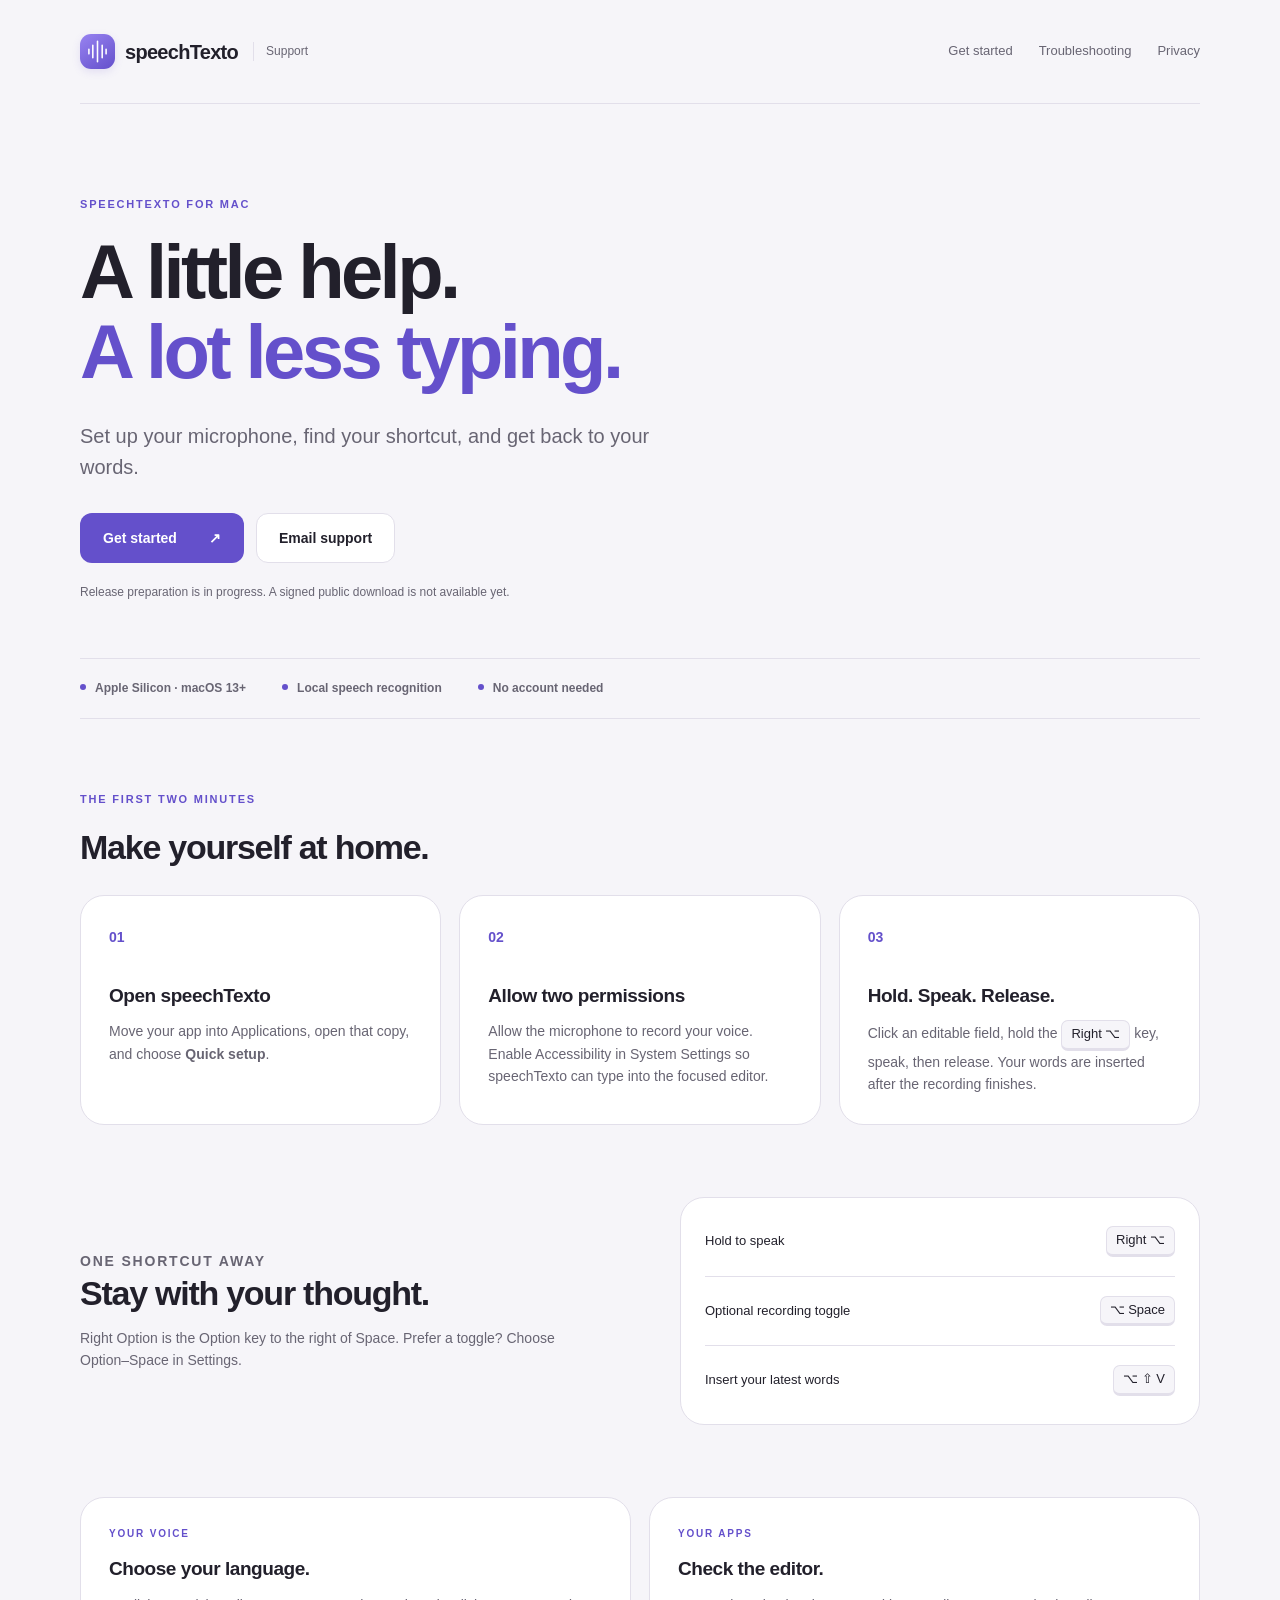
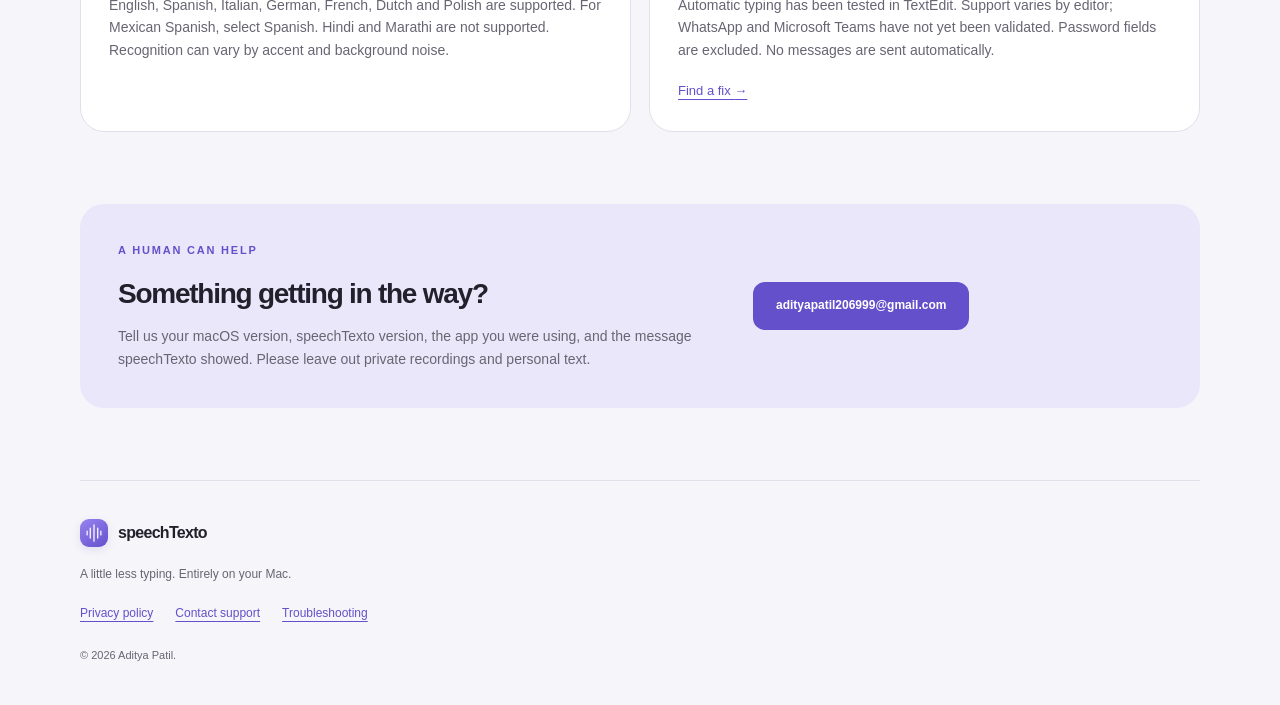
<file: index.html>
<!doctype html>
<html lang="en"><head><meta charset="utf-8"><meta name="viewport" content="width=device-width, initial-scale=1"><title>Support · speechTexto</title><meta name="description" content="Get started with speechTexto, the local dictation app for Mac. Setup, keyboard shortcuts, troubleshooting and privacy."><meta name="color-scheme" content="light dark"><meta name="referrer" content="strict-origin-when-cross-origin"><link rel="canonical" href="https://adiityaa7.github.io/speechtexto-support/"><link rel="stylesheet" href="styles.css"></head><body>
<a class="skip" href="#main">Skip to content</a><header><a class="brand" href="./"><span class="mark" aria-hidden="true"><svg viewBox="0 0 32 32"><path d="M5 13v6m5-11v16m6-21v26m6-21v16m5-11v6"/></svg></span>speechTexto <span class="support-label">Support</span></a><nav aria-label="Main navigation"><a href="./#get-started">Get started</a><a href="help.html">Troubleshooting</a><a href="privacy.html">Privacy</a></nav></header>
<main id="main">
<section class="hero"><p class="eyebrow">SPEECHTEXTO FOR MAC</p><h1>A little help.<br><span>A lot less typing.</span></h1><p class="lead">Set up your microphone, find your shortcut, and get back to your words.</p><div class="actions"><a class="button" href="#get-started">Get started <span aria-hidden="true">↗</span></a><a class="button secondary" href="mailto:adityapatil206999@gmail.com">Email support</a></div><p class="availability">Release preparation is in progress. A signed public download is not available yet.</p></section>
<div class="facts"><span>Apple Silicon · macOS 13+</span><span>Local speech recognition</span><span>No account needed</span></div>
<section id="get-started" class="section"><p class="eyebrow">THE FIRST TWO MINUTES</p><h2>Make yourself at home.</h2><div class="steps"><article><span class="number">01</span><h3>Open speechTexto</h3><p>Move your app into Applications, open that copy, and choose <strong>Quick setup</strong>.</p></article><article><span class="number">02</span><h3>Allow two permissions</h3><p>Allow the microphone to record your voice. Enable Accessibility in System Settings so speechTexto can type into the focused editor.</p></article><article><span class="number">03</span><h3>Hold. Speak. Release.</h3><p>Click an editable field, hold the <kbd>Right ⌥</kbd> key, speak, then release. Your words are inserted after the recording finishes.</p></article></div></section>
<section class="section split"><div><p class="eyebrow">ONE SHORTCUT AWAY</p><h2>Stay with your thought.</h2><p>Right Option is the Option key to the right of Space. Prefer a toggle? Choose Option–Space in Settings.</p></div><div class="shortcut-list"><div><span>Hold to speak</span><kbd>Right ⌥</kbd></div><div><span>Optional recording toggle</span><kbd>⌥ Space</kbd></div><div><span>Insert your latest words</span><kbd>⌥ ⇧ V</kbd></div></div></section>
<section class="section"><div class="cards"><article><p class="eyebrow">YOUR VOICE</p><h3>Choose your language.</h3><p>English, Spanish, Italian, German, French, Dutch and Polish are supported. For Mexican Spanish, select Spanish. Hindi and Marathi are not supported. Recognition can vary by accent and background noise.</p></article><article><p class="eyebrow">YOUR APPS</p><h3>Check the editor.</h3><p>Automatic typing has been tested in TextEdit. Support varies by editor; WhatsApp and Microsoft Teams have not yet been validated. Password fields are excluded. No messages are sent automatically.</p><a href="help.html">Find a fix <span aria-hidden="true">→</span></a></article></div></section>
<section class="contact"><div><p class="eyebrow">A HUMAN CAN HELP</p><h2>Something getting in the way?</h2><p>Tell us your macOS version, speechTexto version, the app you were using, and the message speechTexto showed. Please leave out private recordings and personal text.</p></div><a class="button" href="mailto:adityapatil206999@gmail.com">adityapatil206999@gmail.com</a></section></main><footer><a class="brand" href="./"><span class="mark" aria-hidden="true"><svg viewBox="0 0 32 32"><path d="M5 13v6m5-11v16m6-21v26m6-21v16m5-11v6"/></svg></span>speechTexto</a><p>A little less typing. Entirely on your Mac.</p><div><a href="privacy.html">Privacy policy</a><a href="mailto:adityapatil206999@gmail.com">Contact support</a><a href="help.html">Troubleshooting</a></div><small>© 2026 Aditya Patil.</small></footer></body></html>
</file>
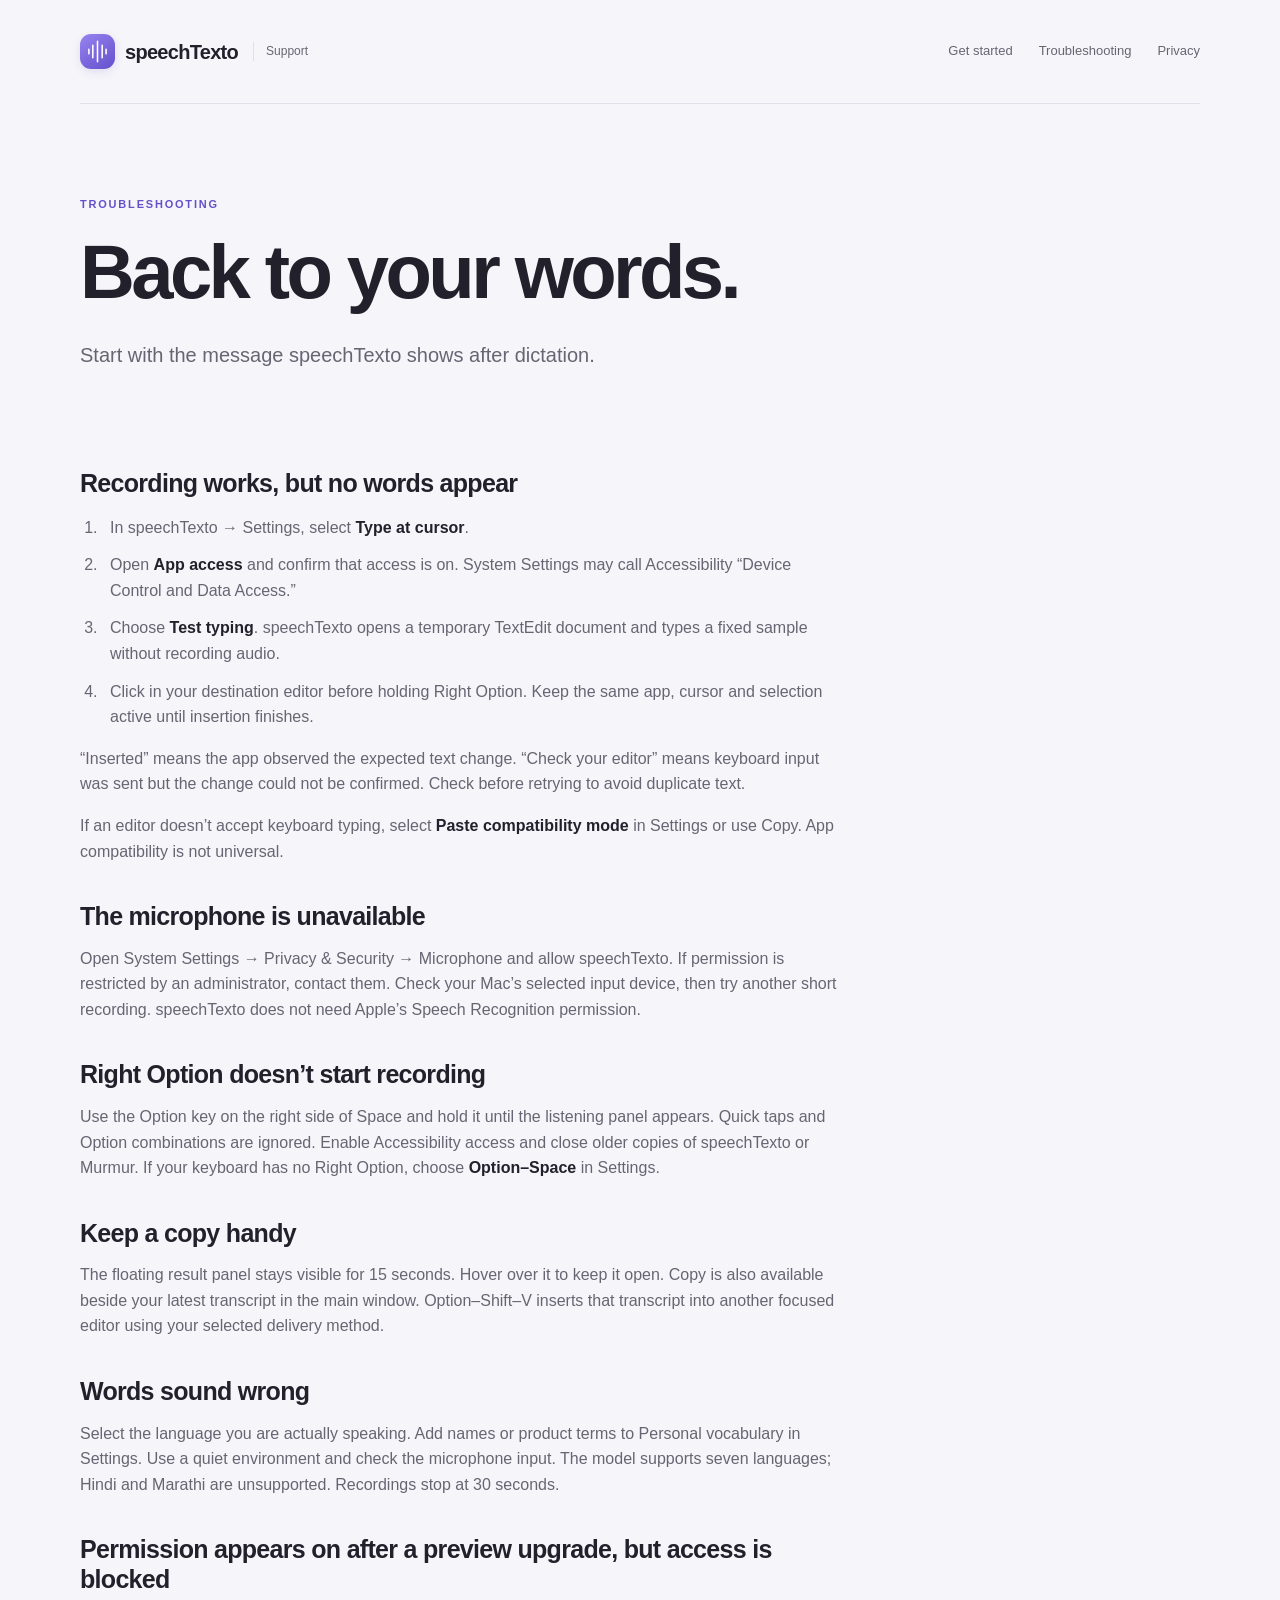
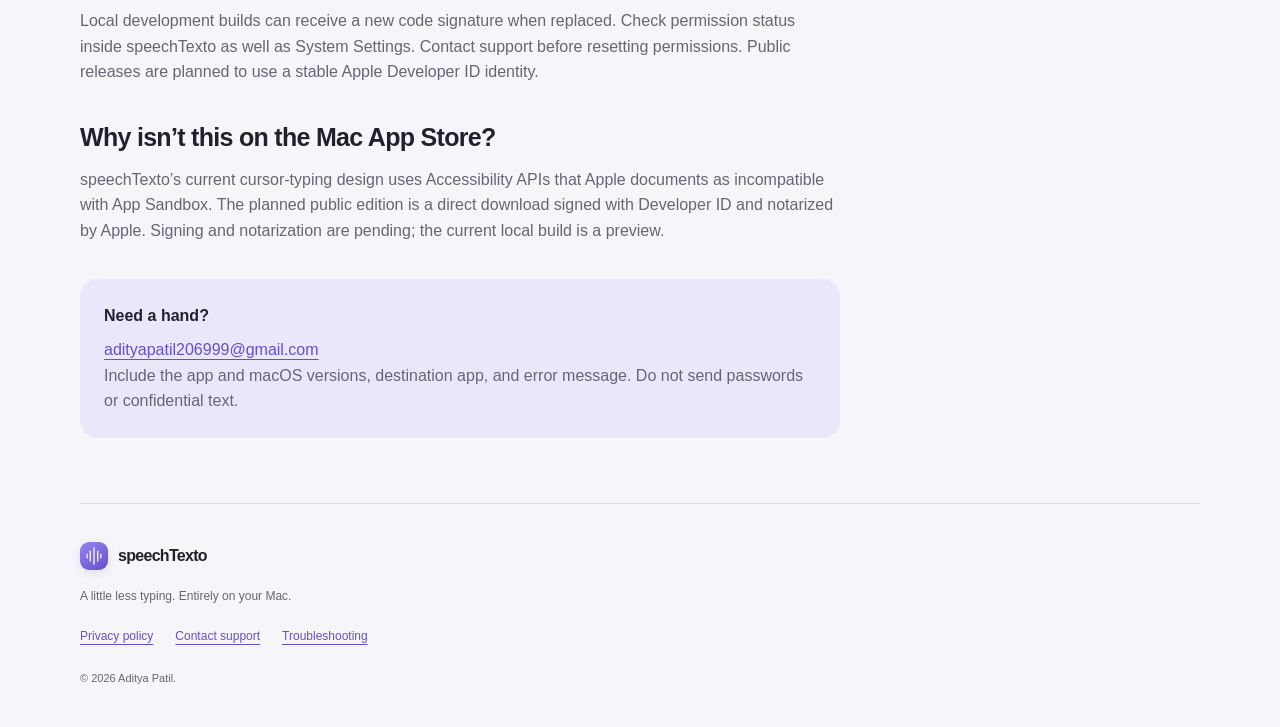
<file: help.html>
<!doctype html>
<html lang="en"><head><meta charset="utf-8"><meta name="viewport" content="width=device-width, initial-scale=1"><title>Troubleshooting · speechTexto</title><meta name="description" content="Fix microphone permissions, shortcuts and automatic text insertion in speechTexto for Mac."><meta name="color-scheme" content="light dark"><meta name="referrer" content="strict-origin-when-cross-origin"><link rel="canonical" href="https://adiityaa7.github.io/speechtexto-support/help.html"><link rel="stylesheet" href="styles.css"></head><body>
<a class="skip" href="#main">Skip to content</a><header><a class="brand" href="./"><span class="mark" aria-hidden="true"><svg viewBox="0 0 32 32"><path d="M5 13v6m5-11v16m6-21v26m6-21v16m5-11v6"/></svg></span>speechTexto <span class="support-label">Support</span></a><nav aria-label="Main navigation"><a href="./#get-started">Get started</a><a href="help.html">Troubleshooting</a><a href="privacy.html">Privacy</a></nav></header>
<main id="main">
<section class="hero compact"><p class="eyebrow">TROUBLESHOOTING</p><h1>Back to your words.</h1><p class="lead">Start with the message speechTexto shows after dictation.</p></section><section class="article">
<h2>Recording works, but no words appear</h2><ol><li>In speechTexto → Settings, select <strong>Type at cursor</strong>.</li><li>Open <strong>App access</strong> and confirm that access is on. System Settings may call Accessibility “Device Control and Data Access.”</li><li>Choose <strong>Test typing</strong>. speechTexto opens a temporary TextEdit document and types a fixed sample without recording audio.</li><li>Click in your destination editor before holding Right Option. Keep the same app, cursor and selection active until insertion finishes.</li></ol><p>“Inserted” means the app observed the expected text change. “Check your editor” means keyboard input was sent but the change could not be confirmed. Check before retrying to avoid duplicate text.</p><p>If an editor doesn’t accept keyboard typing, select <strong>Paste compatibility mode</strong> in Settings or use Copy. App compatibility is not universal.</p>
<h2>The microphone is unavailable</h2><p>Open System Settings → Privacy & Security → Microphone and allow speechTexto. If permission is restricted by an administrator, contact them. Check your Mac’s selected input device, then try another short recording. speechTexto does not need Apple’s Speech Recognition permission.</p>
<h2>Right Option doesn’t start recording</h2><p>Use the Option key on the right side of Space and hold it until the listening panel appears. Quick taps and Option combinations are ignored. Enable Accessibility access and close older copies of speechTexto or Murmur. If your keyboard has no Right Option, choose <strong>Option–Space</strong> in Settings.</p>
<h2>Keep a copy handy</h2><p>The floating result panel stays visible for 15 seconds. Hover over it to keep it open. Copy is also available beside your latest transcript in the main window. Option–Shift–V inserts that transcript into another focused editor using your selected delivery method.</p>
<h2>Words sound wrong</h2><p>Select the language you are actually speaking. Add names or product terms to Personal vocabulary in Settings. Use a quiet environment and check the microphone input. The model supports seven languages; Hindi and Marathi are unsupported. Recordings stop at 30 seconds.</p>
<h2>Permission appears on after a preview upgrade, but access is blocked</h2><p>Local development builds can receive a new code signature when replaced. Check permission status inside speechTexto as well as System Settings. Contact support before resetting permissions. Public releases are planned to use a stable Apple Developer ID identity.</p>
<h2>Why isn’t this on the Mac App Store?</h2><p>speechTexto’s current cursor-typing design uses Accessibility APIs that Apple documents as incompatible with App Sandbox. The planned public edition is a direct download signed with Developer ID and notarized by Apple. Signing and notarization are pending; the current local build is a preview.</p>
<div class="note"><strong>Need a hand?</strong><p><a href="mailto:adityapatil206999@gmail.com">adityapatil206999@gmail.com</a><br>Include the app and macOS versions, destination app, and error message. Do not send passwords or confidential text.</p></div></section></main><footer><a class="brand" href="./"><span class="mark" aria-hidden="true"><svg viewBox="0 0 32 32"><path d="M5 13v6m5-11v16m6-21v26m6-21v16m5-11v6"/></svg></span>speechTexto</a><p>A little less typing. Entirely on your Mac.</p><div><a href="privacy.html">Privacy policy</a><a href="mailto:adityapatil206999@gmail.com">Contact support</a><a href="help.html">Troubleshooting</a></div><small>© 2026 Aditya Patil.</small></footer></body></html>
</file>
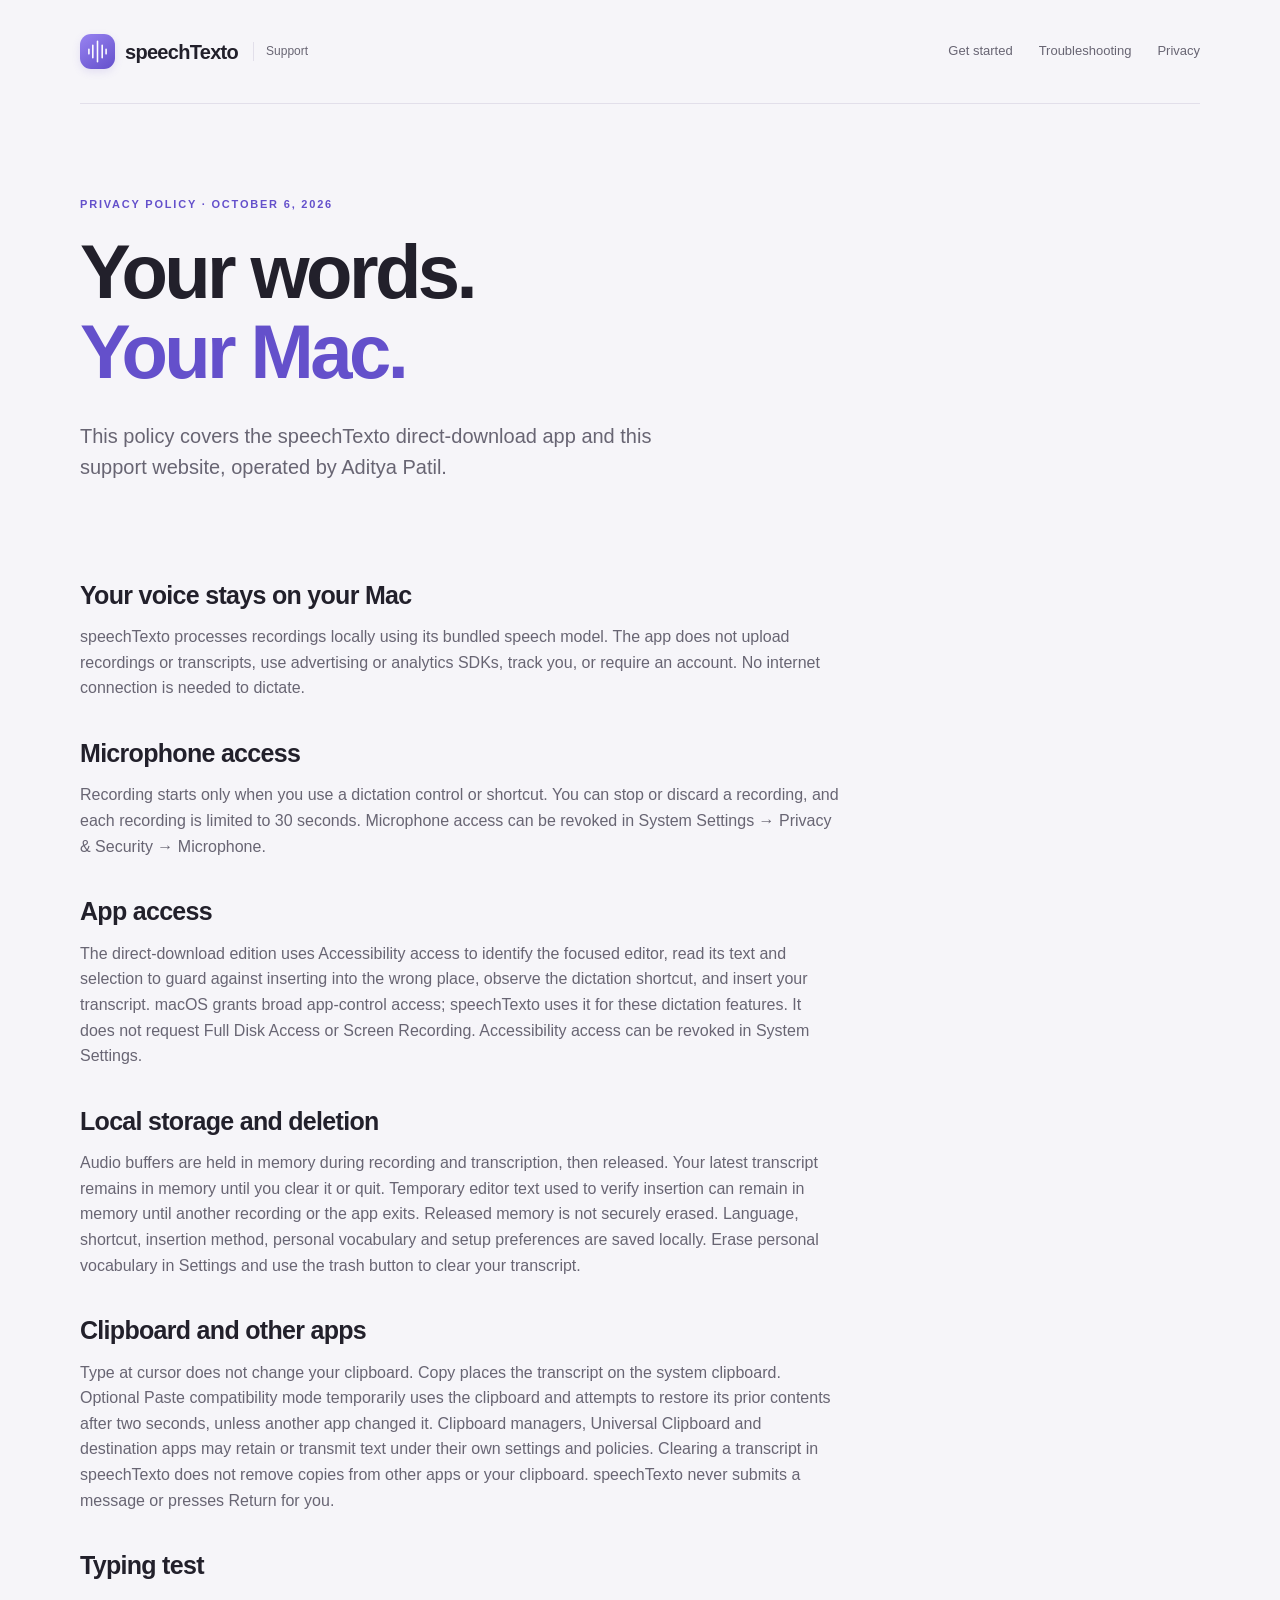
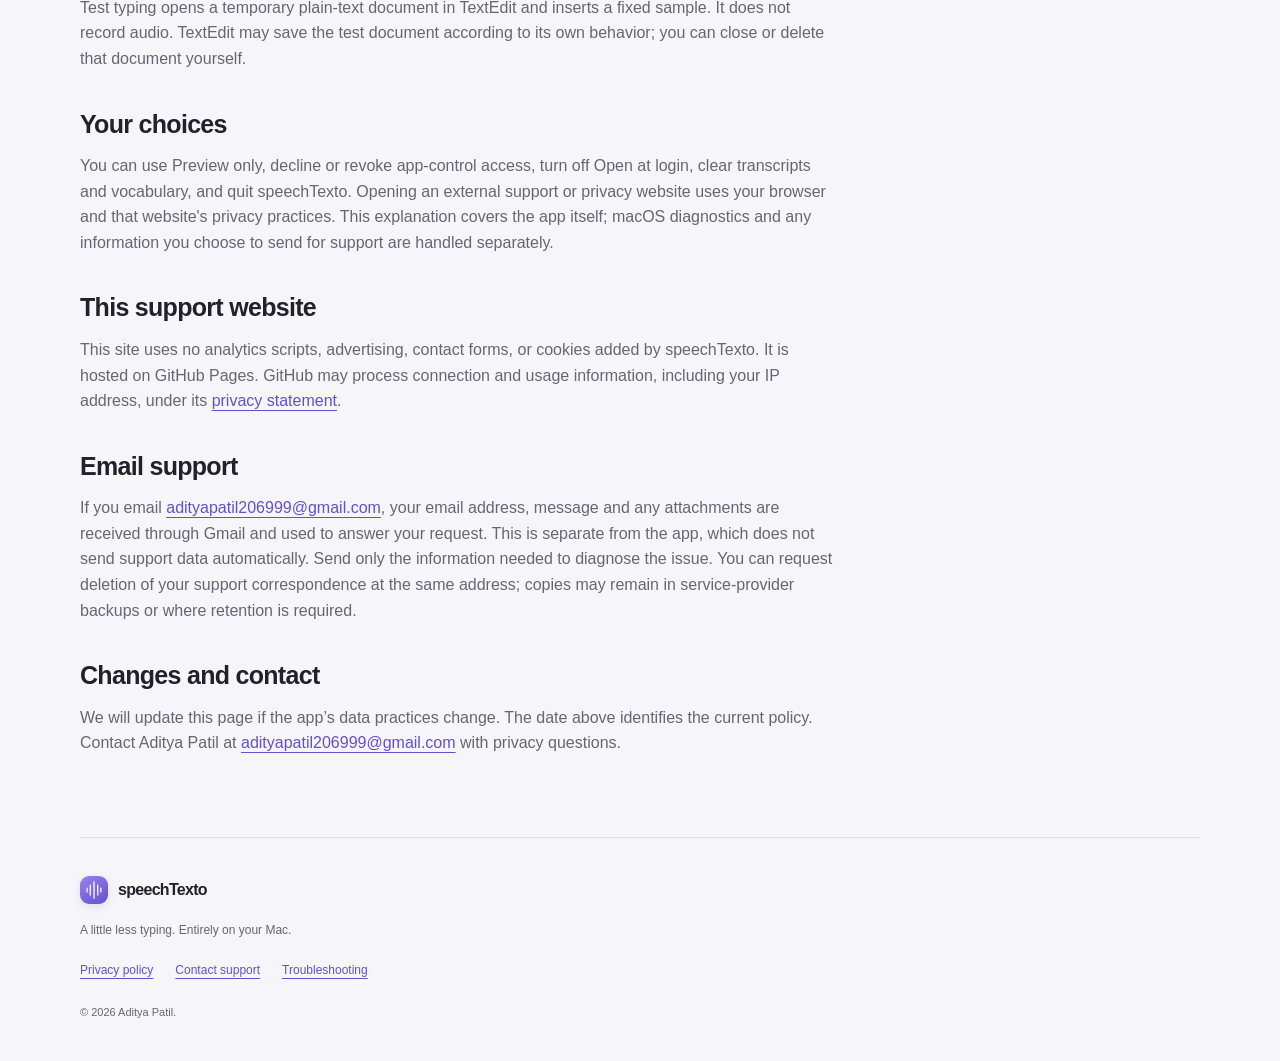
<file: privacy.html>
<!doctype html>
<html lang="en"><head><meta charset="utf-8"><meta name="viewport" content="width=device-width, initial-scale=1"><title>Privacy policy · speechTexto</title><meta name="description" content="How speechTexto handles microphone access, local audio, transcripts, clipboard data and support requests."><meta name="color-scheme" content="light dark"><meta name="referrer" content="strict-origin-when-cross-origin"><link rel="canonical" href="https://adiityaa7.github.io/speechtexto-support/privacy.html"><link rel="stylesheet" href="styles.css"></head><body>
<a class="skip" href="#main">Skip to content</a><header><a class="brand" href="./"><span class="mark" aria-hidden="true"><svg viewBox="0 0 32 32"><path d="M5 13v6m5-11v16m6-21v26m6-21v16m5-11v6"/></svg></span>speechTexto <span class="support-label">Support</span></a><nav aria-label="Main navigation"><a href="./#get-started">Get started</a><a href="help.html">Troubleshooting</a><a href="privacy.html">Privacy</a></nav></header>
<main id="main">
<section class="hero compact"><p class="eyebrow">PRIVACY POLICY · OCTOBER 6, 2026</p><h1>Your words.<br><span>Your Mac.</span></h1><p class="lead">This policy covers the speechTexto direct-download app and this support website, operated by Aditya Patil.</p></section><section class="article"><h2>Your voice stays on your Mac</h2><p>speechTexto processes recordings locally using its bundled speech model. The app does not upload recordings or transcripts, use advertising or analytics SDKs, track you, or require an account. No internet connection is needed to dictate.</p><h2>Microphone access</h2><p>Recording starts only when you use a dictation control or shortcut. You can stop or discard a recording, and each recording is limited to 30 seconds. Microphone access can be revoked in System Settings → Privacy &amp; Security → Microphone.</p><h2>App access</h2><p>The direct-download edition uses Accessibility access to identify the focused editor, read its text and selection to guard against inserting into the wrong place, observe the dictation shortcut, and insert your transcript. macOS grants broad app-control access; speechTexto uses it for these dictation features. It does not request Full Disk Access or Screen Recording. Accessibility access can be revoked in System Settings.</p><h2>Local storage and deletion</h2><p>Audio buffers are held in memory during recording and transcription, then released. Your latest transcript remains in memory until you clear it or quit. Temporary editor text used to verify insertion can remain in memory until another recording or the app exits. Released memory is not securely erased. Language, shortcut, insertion method, personal vocabulary and setup preferences are saved locally. Erase personal vocabulary in Settings and use the trash button to clear your transcript.</p><h2>Clipboard and other apps</h2><p>Type at cursor does not change your clipboard. Copy places the transcript on the system clipboard. Optional Paste compatibility mode temporarily uses the clipboard and attempts to restore its prior contents after two seconds, unless another app changed it. Clipboard managers, Universal Clipboard and destination apps may retain or transmit text under their own settings and policies. Clearing a transcript in speechTexto does not remove copies from other apps or your clipboard. speechTexto never submits a message or presses Return for you.</p><h2>Typing test</h2><p>Test typing opens a temporary plain-text document in TextEdit and inserts a fixed sample. It does not record audio. TextEdit may save the test document according to its own behavior; you can close or delete that document yourself.</p><h2>Your choices</h2><p>You can use Preview only, decline or revoke app-control access, turn off Open at login, clear transcripts and vocabulary, and quit speechTexto. Opening an external support or privacy website uses your browser and that website&#x27;s privacy practices. This explanation covers the app itself; macOS diagnostics and any information you choose to send for support are handled separately.</p>
<h2>This support website</h2><p>This site uses no analytics scripts, advertising, contact forms, or cookies added by speechTexto. It is hosted on GitHub Pages. GitHub may process connection and usage information, including your IP address, under its <a href="https://docs.github.com/en/site-policy/privacy-policies/github-general-privacy-statement">privacy statement</a>.</p>
<h2>Email support</h2><p>If you email <a href="mailto:adityapatil206999@gmail.com">adityapatil206999@gmail.com</a>, your email address, message and any attachments are received through Gmail and used to answer your request. This is separate from the app, which does not send support data automatically. Send only the information needed to diagnose the issue. You can request deletion of your support correspondence at the same address; copies may remain in service-provider backups or where retention is required.</p>
<h2>Changes and contact</h2><p>We will update this page if the app’s data practices change. The date above identifies the current policy. Contact Aditya Patil at <a href="mailto:adityapatil206999@gmail.com">adityapatil206999@gmail.com</a> with privacy questions.</p></section></main><footer><a class="brand" href="./"><span class="mark" aria-hidden="true"><svg viewBox="0 0 32 32"><path d="M5 13v6m5-11v16m6-21v26m6-21v16m5-11v6"/></svg></span>speechTexto</a><p>A little less typing. Entirely on your Mac.</p><div><a href="privacy.html">Privacy policy</a><a href="mailto:adityapatil206999@gmail.com">Contact support</a><a href="help.html">Troubleshooting</a></div><small>© 2026 Aditya Patil.</small></footer></body></html>
</file>
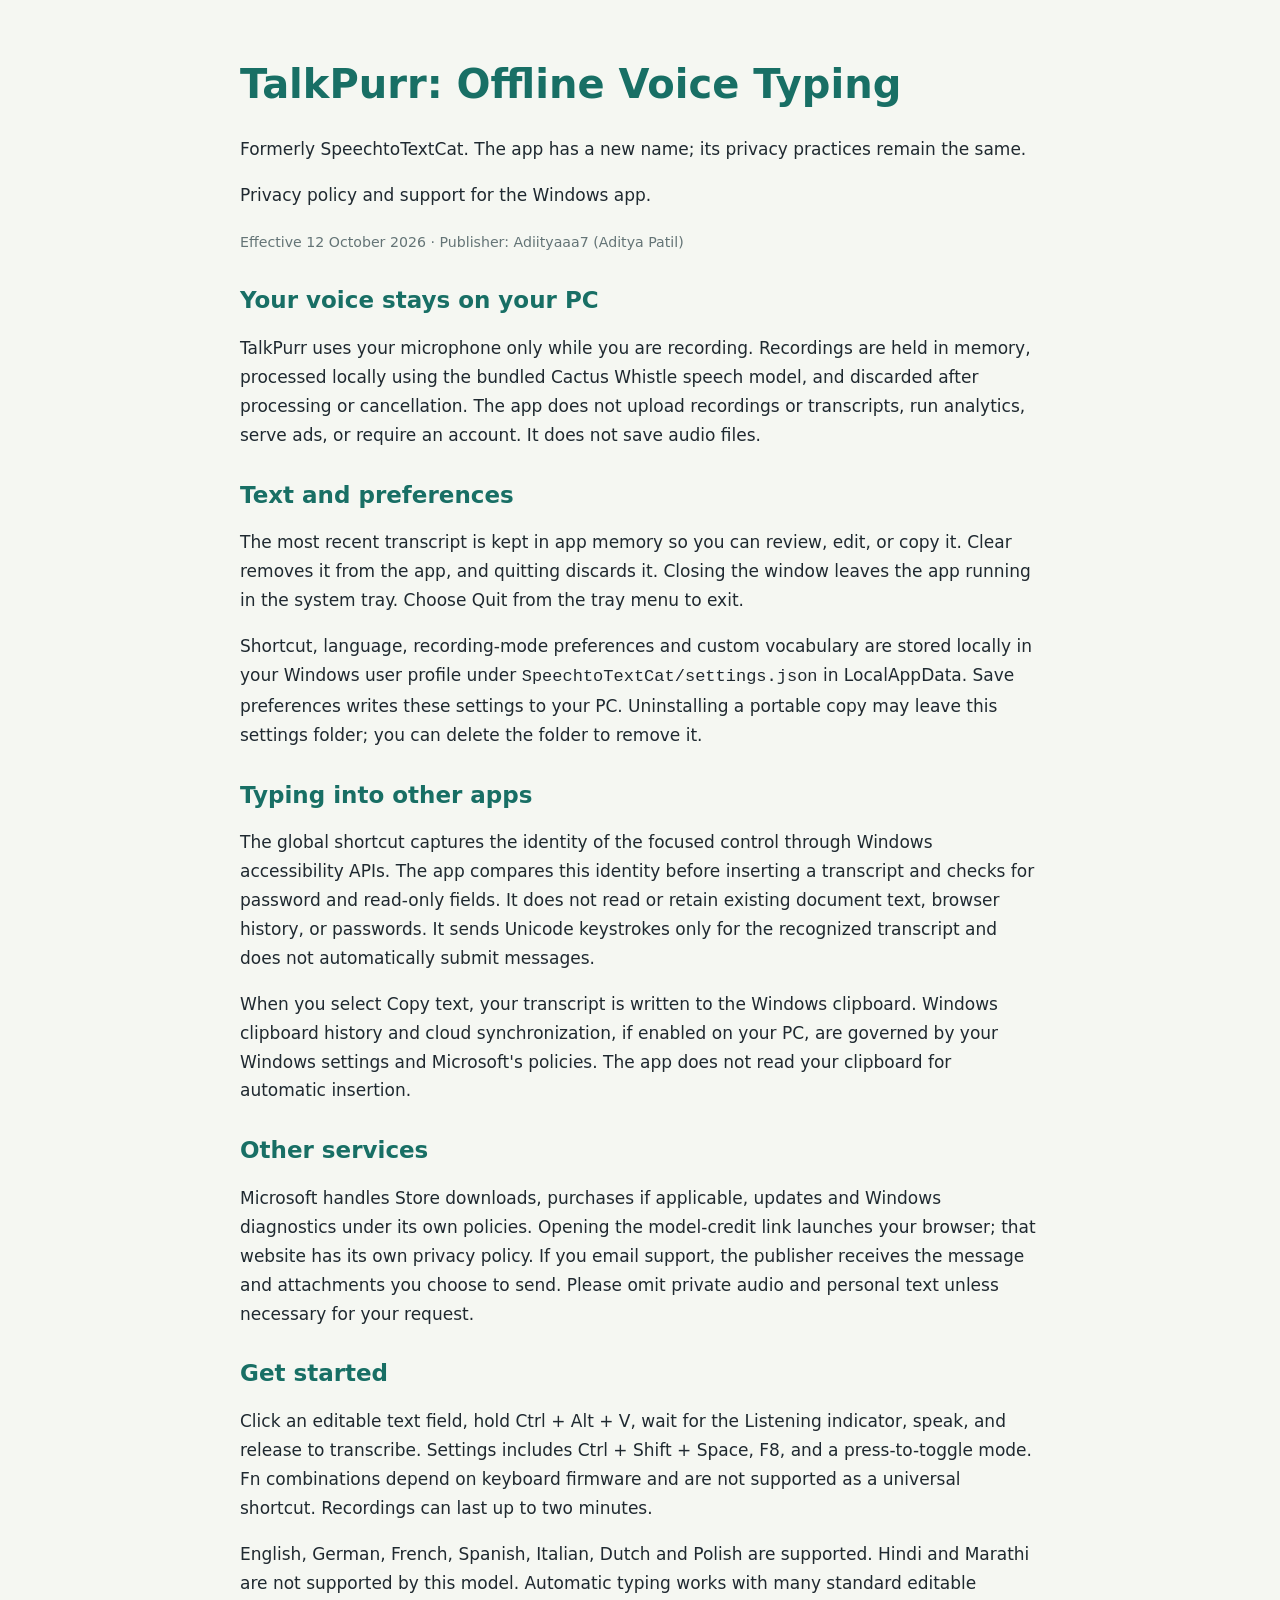
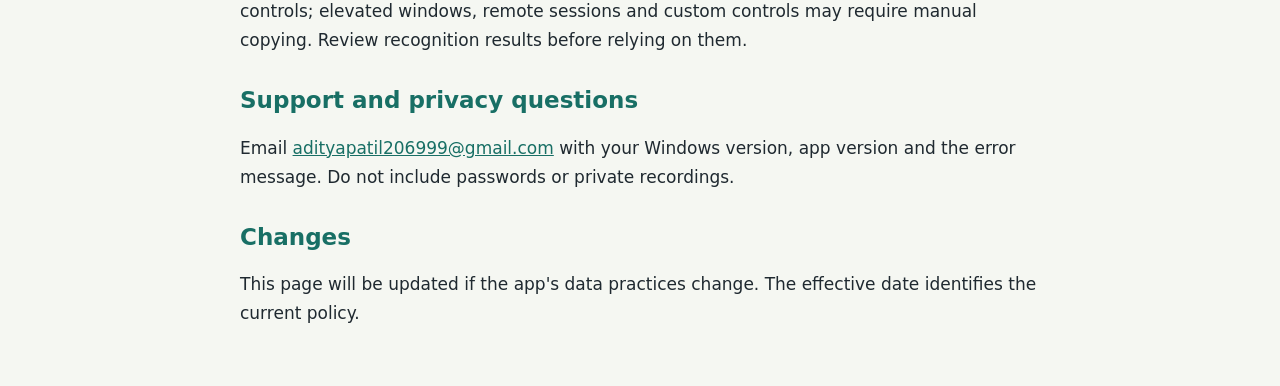
<file: speech-to-text-cat.html>
<!doctype html><html lang="en"><meta charset="utf-8"><meta name="viewport" content="width=device-width,initial-scale=1"><title>TalkPurr — Privacy and support</title><style>body{font:17px/1.7 system-ui,sans-serif;color:#1f2930;background:#f5f7f2;max-width:800px;margin:60px auto;padding:0 24px}h1,h2{line-height:1.2;color:#186f65}h1{font-size:40px}h2{font-size:23px;margin-top:32px}a{color:#186f65}small{color:#647476}</style><main>
<h1>TalkPurr: Offline Voice Typing</h1><p>Formerly SpeechtoTextCat. The app has a new name; its privacy practices remain the same.</p><p>Privacy policy and support for the Windows app.</p><small>Effective 12 October 2026 · Publisher: Adiityaaa7 (Aditya Patil)</small>
<h2>Your voice stays on your PC</h2><p>TalkPurr uses your microphone only while you are recording. Recordings are held in memory, processed locally using the bundled Cactus Whistle speech model, and discarded after processing or cancellation. The app does not upload recordings or transcripts, run analytics, serve ads, or require an account. It does not save audio files.</p>
<h2>Text and preferences</h2><p>The most recent transcript is kept in app memory so you can review, edit, or copy it. Clear removes it from the app, and quitting discards it. Closing the window leaves the app running in the system tray. Choose Quit from the tray menu to exit.</p><p>Shortcut, language, recording-mode preferences and custom vocabulary are stored locally in your Windows user profile under <code>SpeechtoTextCat/settings.json</code> in LocalAppData. Save preferences writes these settings to your PC. Uninstalling a portable copy may leave this settings folder; you can delete the folder to remove it.</p>
<h2>Typing into other apps</h2><p>The global shortcut captures the identity of the focused control through Windows accessibility APIs. The app compares this identity before inserting a transcript and checks for password and read-only fields. It does not read or retain existing document text, browser history, or passwords. It sends Unicode keystrokes only for the recognized transcript and does not automatically submit messages.</p><p>When you select Copy text, your transcript is written to the Windows clipboard. Windows clipboard history and cloud synchronization, if enabled on your PC, are governed by your Windows settings and Microsoft's policies. The app does not read your clipboard for automatic insertion.</p>
<h2>Other services</h2><p>Microsoft handles Store downloads, purchases if applicable, updates and Windows diagnostics under its own policies. Opening the model-credit link launches your browser; that website has its own privacy policy. If you email support, the publisher receives the message and attachments you choose to send. Please omit private audio and personal text unless necessary for your request.</p>
<h2>Get started</h2><p>Click an editable text field, hold Ctrl + Alt + V, wait for the Listening indicator, speak, and release to transcribe. Settings includes Ctrl + Shift + Space, F8, and a press-to-toggle mode. Fn combinations depend on keyboard firmware and are not supported as a universal shortcut. Recordings can last up to two minutes.</p><p>English, German, French, Spanish, Italian, Dutch and Polish are supported. Hindi and Marathi are not supported by this model. Automatic typing works with many standard editable controls; elevated windows, remote sessions and custom controls may require manual copying. Review recognition results before relying on them.</p>
<h2>Support and privacy questions</h2><p>Email <a href="mailto:adityapatil206999@gmail.com">adityapatil206999@gmail.com</a> with your Windows version, app version and the error message. Do not include passwords or private recordings.</p>
<h2>Changes</h2><p>This page will be updated if the app's data practices change. The effective date identifies the current policy.</p></main></html>
</file>
<file: styles.css>
@charset "UTF-8";
:root{color-scheme:light dark;--bg:#f6f5f9;--surface:#fff;--text:#22202b;--muted:#686573;--line:#e2dfea;--accent:#6450cb;--tint:#ebe7fb;--radius:24px;font-family:-apple-system,BlinkMacSystemFont,"Segoe UI",sans-serif}
*{box-sizing:border-box}html{scroll-behavior:smooth;scroll-padding-top:100px}body{margin:0;background:var(--bg);color:var(--text);line-height:1.6;-webkit-font-smoothing:antialiased}a{color:var(--accent);text-underline-offset:4px}a:hover{text-decoration-thickness:2px}a:focus-visible,button:focus-visible{outline:3px solid var(--accent);outline-offset:6px;border-radius:5px}.skip{position:absolute;top:-100px;left:20px;padding:10px 18px;background:var(--surface);z-index:5}.skip:focus{top:8px}header,main,footer{width:min(1120px,calc(100% - 80px));margin:auto}header{display:flex;align-items:center;justify-content:space-between;gap:28px;min-height:104px;border-bottom:1px solid var(--line)}.brand{display:inline-flex;align-items:center;gap:10px;color:var(--text);font-size:20px;font-weight:650;letter-spacing:-.7px;text-decoration:none;white-space:nowrap}.mark{display:inline-flex;align-items:center;justify-content:center;width:35px;height:35px;border-radius:11px;background:linear-gradient(145deg,#9883f1,#6450cb);box-shadow:0 3px 8px #6651cc22}.mark svg{width:25px;height:25px;fill:none;stroke:white;stroke-width:2;stroke-linecap:round}.support-label{font-size:12px;letter-spacing:0;color:var(--muted);font-weight:500;border-left:1px solid var(--line);padding-left:12px;margin-left:5px}nav{display:flex;gap:26px;font-size:13px;font-weight:500}nav a{color:var(--muted);text-decoration:none}nav a:hover{color:var(--text)}.hero{padding:92px 0 56px;max-width:870px}.eyebrow{font-size:11px;font-weight:700;letter-spacing:1.8px;color:var(--accent);margin:0 0 18px}h1,h2,h3,p{margin-top:0}h1{font-size:clamp(43px,6.5vw,76px);letter-spacing:-3.6px;font-weight:650;line-height:1.06;margin-bottom:28px}h1 span{color:var(--accent)}.lead{font-size:20px;line-height:1.55;color:var(--muted);max-width:630px;margin-bottom:30px}.actions{display:flex;flex-wrap:wrap;gap:12px}.button{display:inline-flex;justify-content:center;align-items:center;gap:32px;background:var(--accent);color:#fff;font-size:14px;font-weight:600;text-decoration:none;padding:13px 22px;border-radius:12px;border:1px solid transparent;min-height:48px}.button:hover{filter:brightness(1.07);text-decoration:none}.button.secondary{color:var(--text);background:var(--surface);border-color:var(--line)}.availability{color:var(--muted);font-size:12px;margin:20px 0 0;max-width:580px}.facts{display:flex;flex-wrap:wrap;gap:14px 36px;padding:20px 0;border-top:1px solid var(--line);border-bottom:1px solid var(--line);font-size:12px;font-weight:550;color:var(--muted)}.facts span:before{content:"";display:inline-block;width:6px;height:6px;border-radius:50%;background:var(--accent);margin-right:9px;vertical-align:2px}.section{padding-top:72px}h2{font-size:34px;letter-spacing:-1.25px;font-weight:650;line-height:1.18;margin-bottom:28px}h3{font-size:19px;letter-spacing:-.45px;line-height:1.3;font-weight:650;margin-bottom:12px}.steps{display:grid;grid-template-columns:repeat(3,1fr);gap:18px}.steps article,.cards article{background:var(--surface);border:1px solid var(--line);border-radius:var(--radius);padding:28px}.steps p,.cards p,.split p{color:var(--muted);font-size:14px;margin-bottom:0}.number{display:inline-block;margin-bottom:35px;color:var(--accent);font-size:14px;font-weight:650}.split{display:grid;grid-template-columns:1fr 1fr;gap:80px;align-items:center}.split h2{margin-bottom:14px}.shortcut-list{padding:9px 24px;border:1px solid var(--line);border-radius:var(--radius);background:var(--surface)}.shortcut-list div{display:flex;align-items:center;justify-content:space-between;gap:20px;padding:19px 0;font-size:13px}.shortcut-list div+div{border-top:1px solid var(--line)}kbd{white-space:nowrap;display:inline-block;background:var(--bg);border:1px solid var(--line);border-bottom-width:3px;border-radius:7px;padding:3px 9px;font:inherit;font-size:13px;color:var(--text)}.cards{display:grid;grid-template-columns:1fr 1fr;gap:18px}.cards a{display:inline-block;font-size:13px;margin-top:20px}.cards .eyebrow{margin-bottom:15px;color:var(--accent);font-size:10px}.contact{margin:72px 0;padding:38px;background:var(--tint);border-radius:var(--radius);display:flex;align-items:center;gap:45px}.contact>div{max-width:590px}.contact h2{font-size:28px;margin-bottom:15px}.contact p:last-child{font-size:14px;color:var(--muted);margin-bottom:0}.contact .button{font-size:12px;overflow-wrap:anywhere;flex-shrink:0;gap:0}.compact{padding-bottom:30px}.article{max-width:760px;padding-bottom:65px}.article h2{font-size:25px;margin-top:38px;margin-bottom:14px;letter-spacing:-.7px}.article p,.article li{font-size:16px;color:var(--muted)}.article strong{color:var(--text);font-weight:600}.article ol{padding-left:22px}.article li{padding-left:8px;margin-bottom:12px}.note{background:var(--tint);padding:24px;border-radius:18px;margin-top:36px}.note p{margin:8px 0 0}.note a{overflow-wrap:anywhere}footer{padding:38px 0 40px;border-top:1px solid var(--line)}footer .brand{font-size:16px}footer .mark{width:28px;height:28px;border-radius:9px}footer .mark svg{width:20px;height:20px}footer p{font-size:12px;color:var(--muted);margin:14px 0 20px}footer>div{display:flex;gap:22px;font-size:12px}footer small{display:block;font-size:11px;color:var(--muted);margin-top:24px}
@media(prefers-color-scheme:dark){:root{--bg:#18171d;--surface:#222128;--text:#f3f0f8;--muted:#b4afc0;--line:#383440;--accent:#b5a2ff;--tint:#2d263e}.button{background:#7459d5;color:#fff}.button.secondary{color:var(--text);background:var(--surface)}}
@media(max-width:800px){header,main,footer{width:calc(100% - 40px)}header{align-items:flex-start;flex-direction:column;gap:18px;padding:22px 0}nav{gap:22px}.hero{padding:55px 0 38px}h1{letter-spacing:-2px}.lead{font-size:18px}.steps{grid-template-columns:1fr}.steps article{padding:25px}.number{margin-bottom:18px}.section{padding-top:48px}.split,.cards{grid-template-columns:1fr;gap:24px}.contact{margin:48px 0;padding:28px;align-items:flex-start;flex-direction:column;gap:24px}.contact .button{max-width:100%}.facts{gap:12px 24px}h2{font-size:29px}.article h2{font-size:24px}footer>div{flex-wrap:wrap;gap:12px 22px}}
@media(prefers-reduced-motion:reduce){html{scroll-behavior:auto}}
</file>
